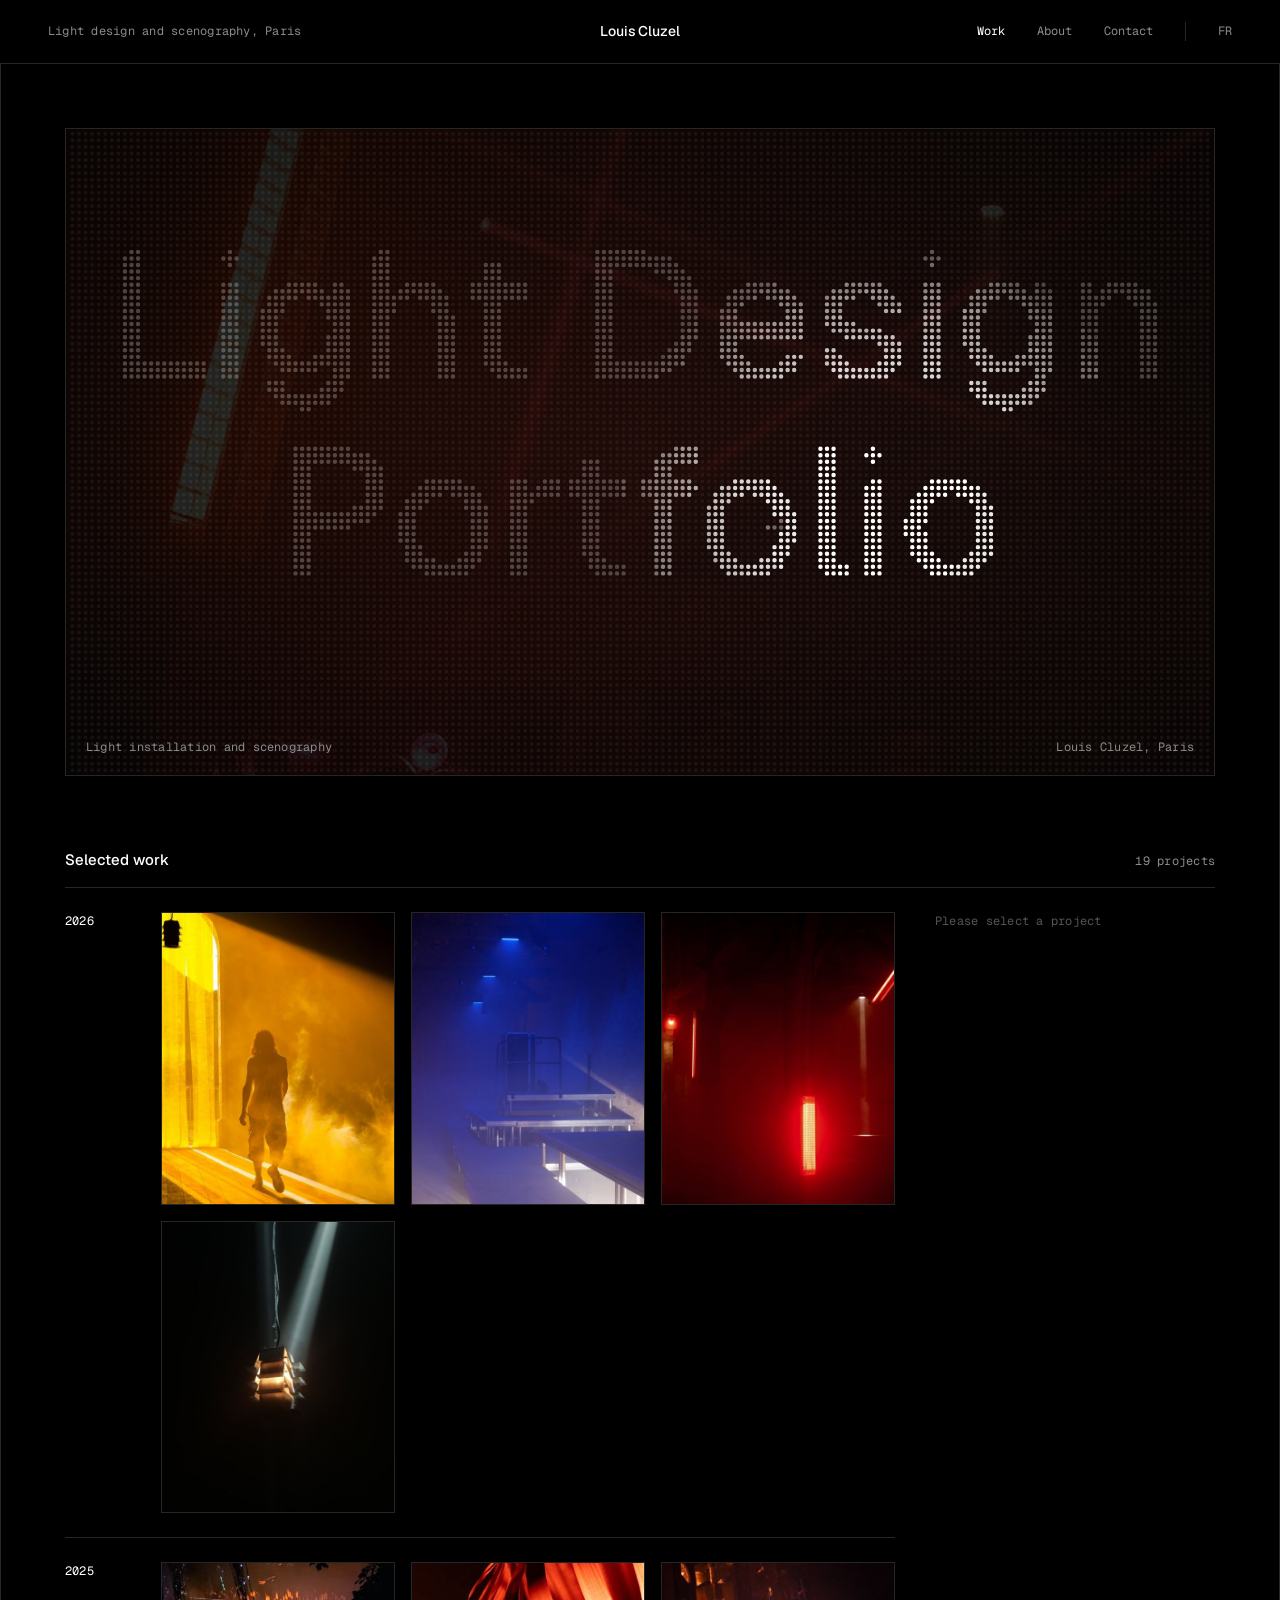
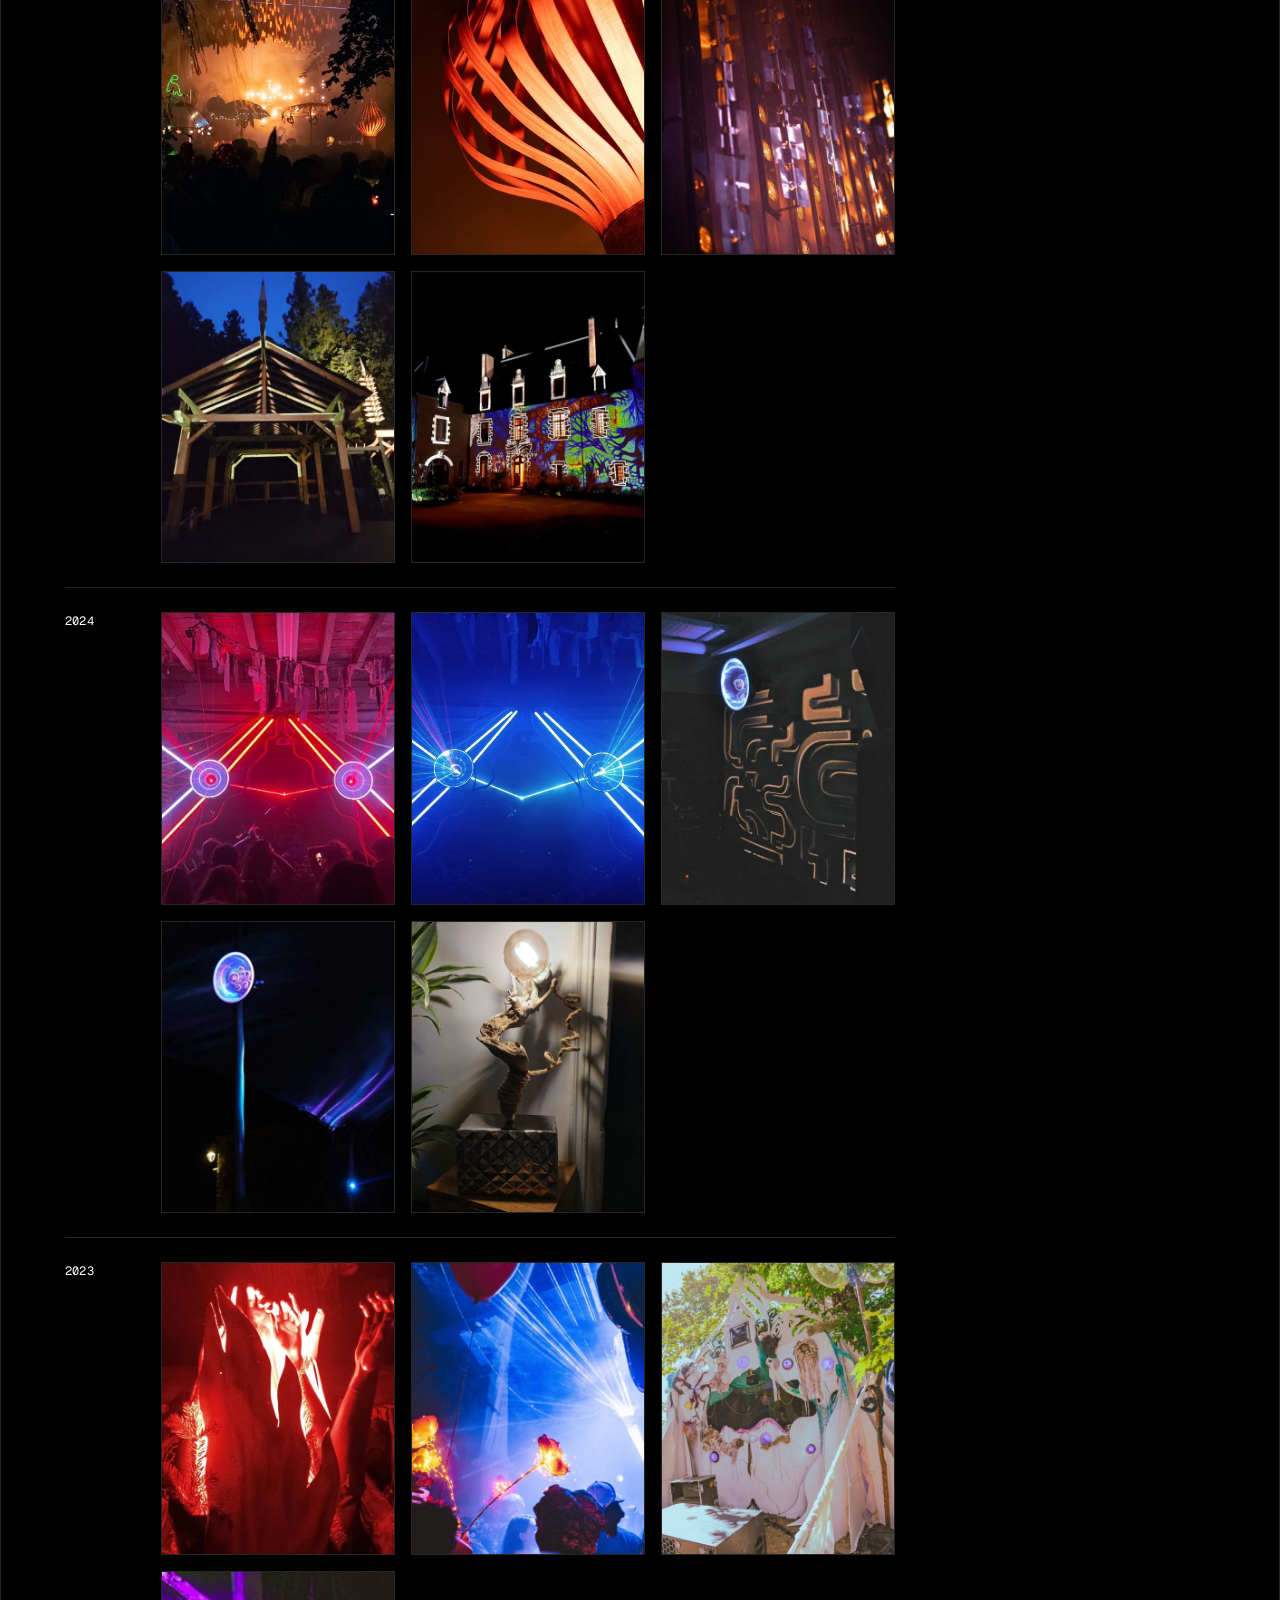
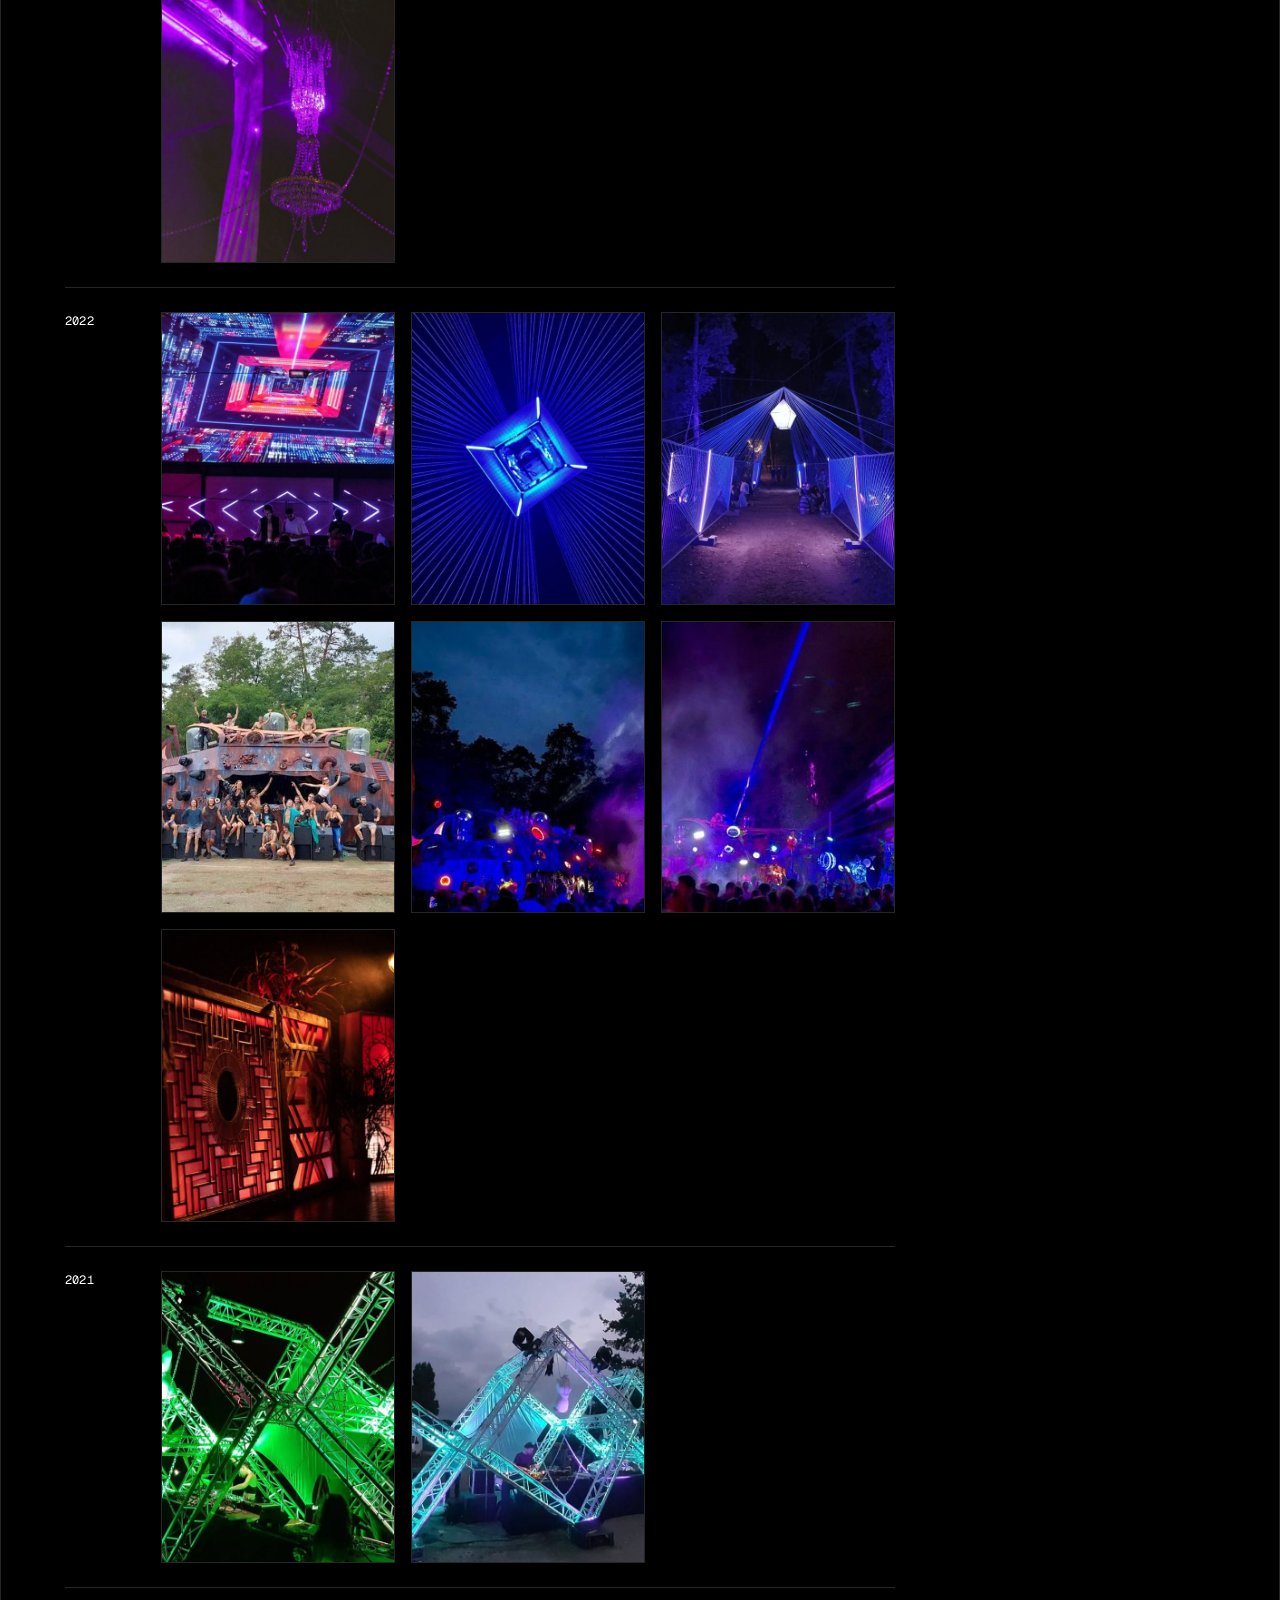
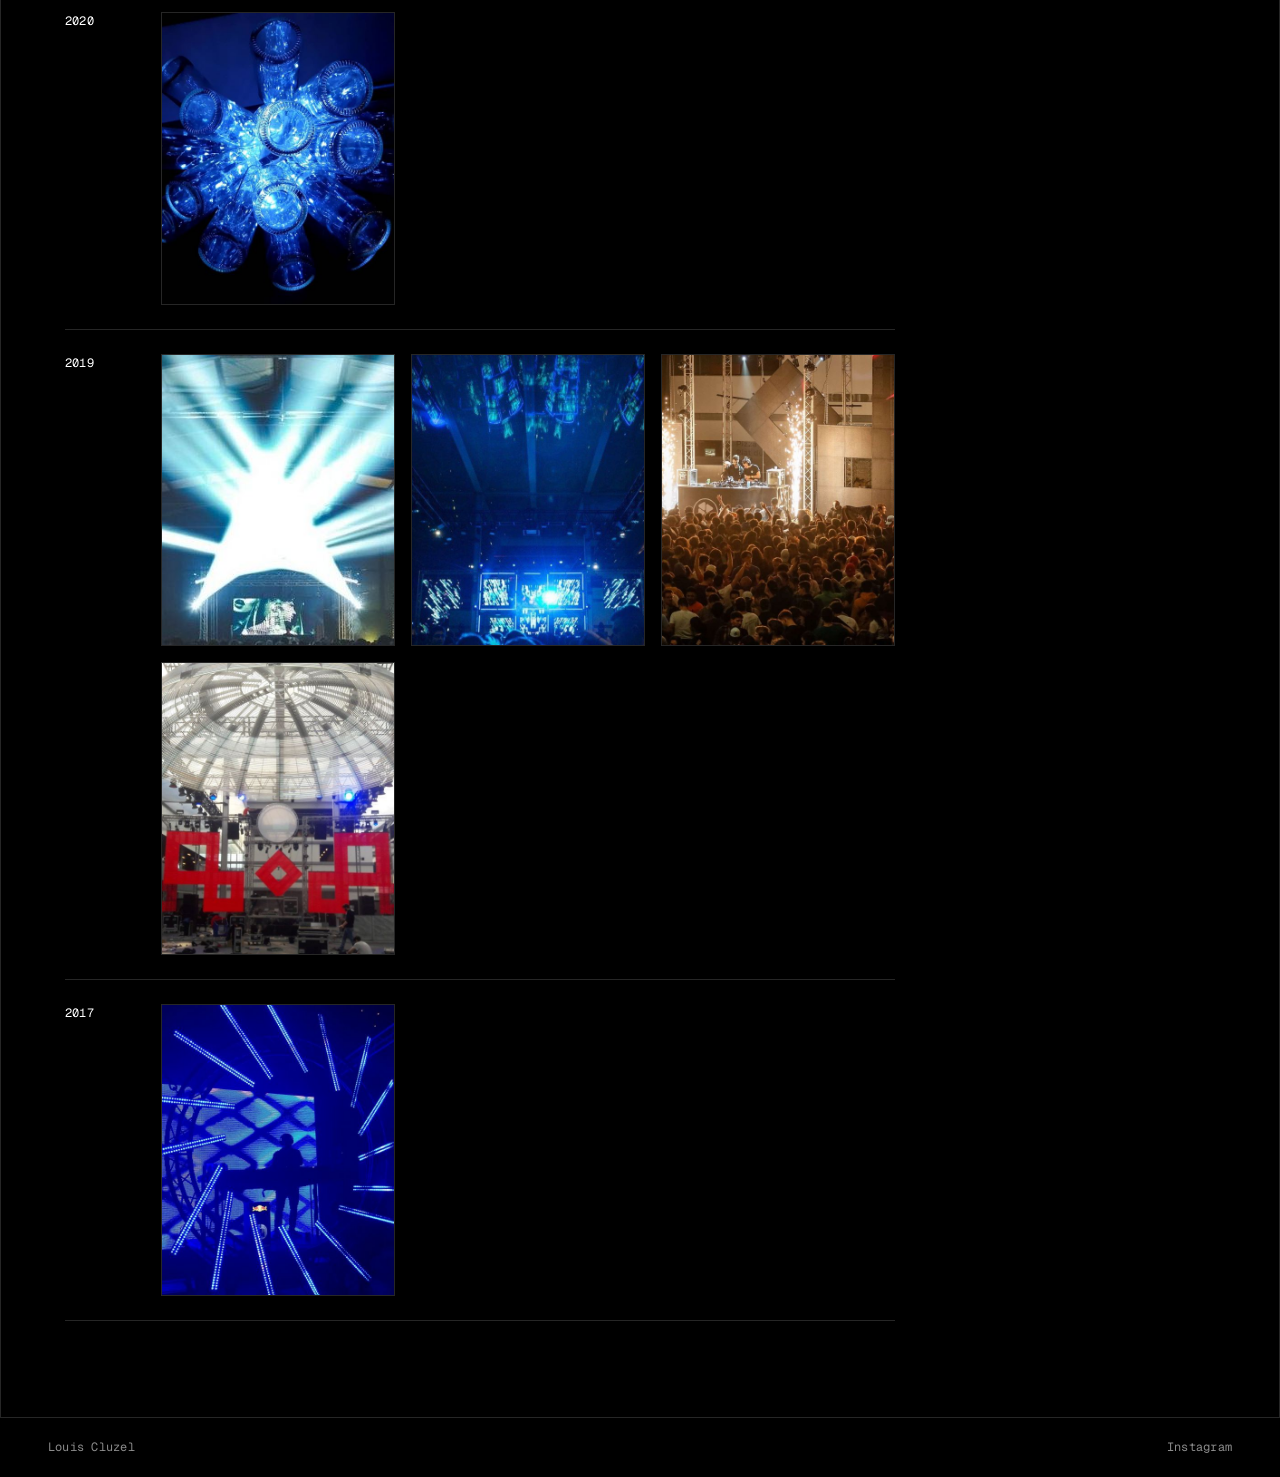
<file: index.html>
<!doctype html>
<html lang="en">
<head>
<meta charset="utf-8">
<meta name="viewport" content="width=device-width, initial-scale=1">
<title data-fr="Louis Cluzel — Conception lumière">Louis Cluzel — Light design</title>
<meta name="description" content="Louis Cluzel, light designer and scenographer.">
<link rel="preload" href="assets/fonts/Geist.woff" as="font" type="font/woff" crossorigin>
<link rel="stylesheet" href="assets/css/style.css">
</head>
<body>
<header class="site-header">
  <span class="where mono" data-fr="Conception lumière et scénographie, Paris">Light design and scenography, Paris</span>
  <a class="brand" href="index.html">Louis Cluzel</a>
  <nav class="site-nav" aria-label="Main" data-fr-label="Menu principal">
    <a href="index.html#works" aria-current="page" data-fr="Projets">Work</a>
    <a href="about.html" data-fr="À propos">About</a>
    <a href="contact.html">Contact</a>
    <a class="lang" href="?lang=fr" lang="fr" title="Version française">FR</a>
  </nav>
</header>
<main class="stage">
  <section class="hero marked">
    <i class="mk"></i>
    <div class="hero-bg" aria-hidden="true"></div>
    <h1 class="sr-only" data-fr="Portfolio de conception lumière, Louis Cluzel">Light design portfolio, Louis Cluzel</h1>
    <canvas class="led" data-lines="Light Design|Portfolio" data-lines-mobile="Light|Design|Portfolio" data-align="center" data-spot="true" aria-hidden="true"></canvas>
    <div class="hero-caption">
      <span class="mono" data-fr="Installation lumière et scénographie">Light installation and scenography</span>
      <span class="mono">Louis Cluzel, Paris</span>
    </div>
  </section>

  <section id="works">
    <div class="section-head">
      <h2 data-fr="Sélection de projets">Selected work</h2>
      <span class="mono" data-count></span>
    </div>
    <div class="works-layout">
      <div class="works"></div>
      <aside class="panel" aria-live="polite">
        <p class="panel-empty mono" data-fr="Sélectionnez un projet">Please select a project</p>
        <div class="panel-info" hidden></div>
      </aside>
    </div>
  </section>
  <div style="height:96px"></div>
</main>
<footer class="site-footer">
  <span class="mono">Louis Cluzel</span>
  <a class="mono" href="https://www.instagram.com/la.cluz/">Instagram</a>
</footer>
<script src="assets/js/projects.js"></script>
<script src="assets/js/i18n.js"></script>
<script src="assets/js/main.js"></script>
</body>
</html>
</file>
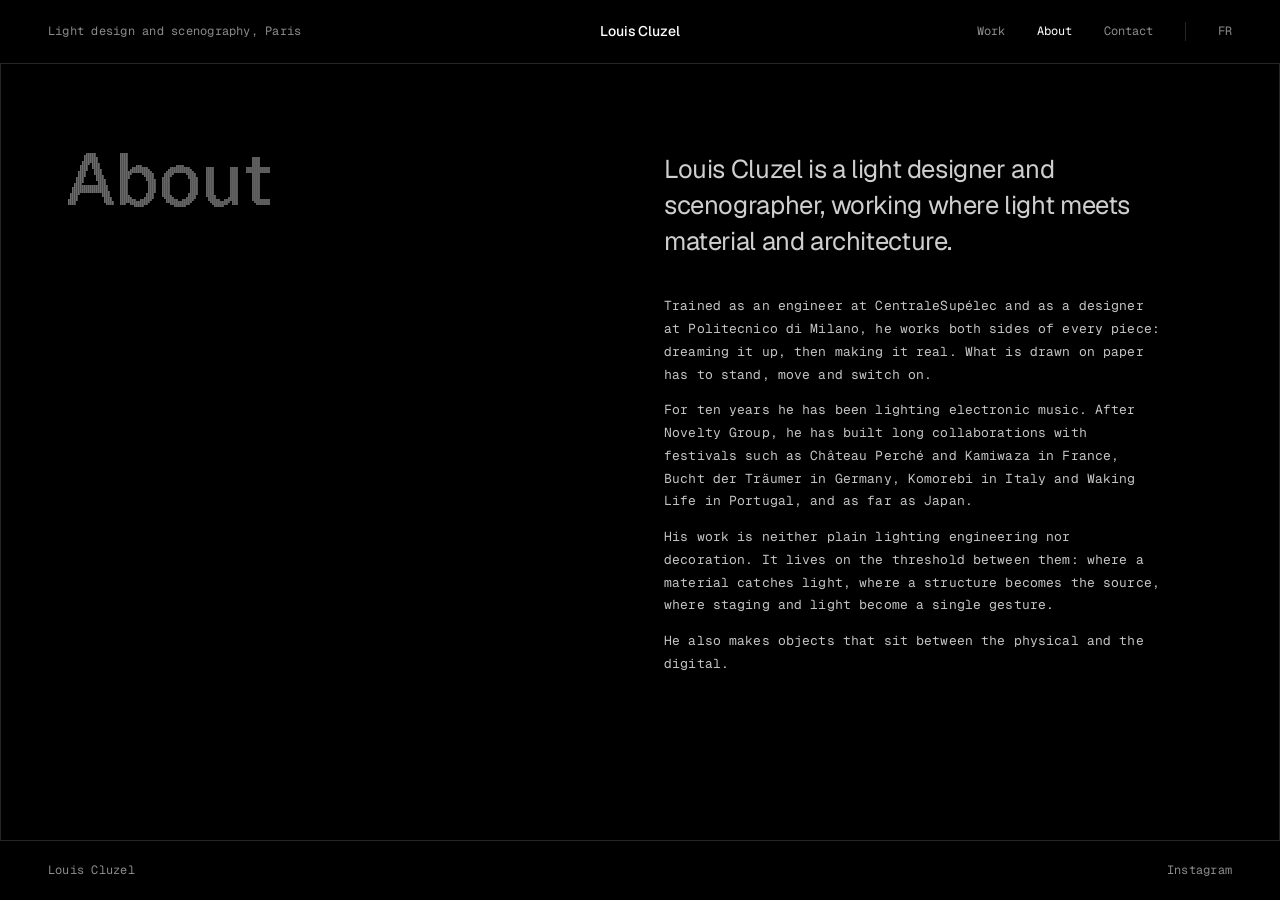
<file: about.html>
<!doctype html>
<html lang="en">
<head>
<meta charset="utf-8">
<meta name="viewport" content="width=device-width, initial-scale=1">
<title data-fr="À propos — Louis Cluzel">About — Louis Cluzel</title>
<meta name="description" content="Louis Cluzel, light designer and scenographer.">
<link rel="preload" href="assets/fonts/Geist.woff" as="font" type="font/woff" crossorigin>
<link rel="stylesheet" href="assets/css/style.css">
</head>
<body>
<header class="site-header">
  <span class="where mono" data-fr="Conception lumière et scénographie, Paris">Light design and scenography, Paris</span>
  <a class="brand" href="index.html">Louis Cluzel</a>
  <nav class="site-nav" aria-label="Main" data-fr-label="Menu principal">
    <a href="index.html#works" data-fr="Projets">Work</a>
    <a href="about.html" aria-current="page" data-fr="À propos">About</a>
    <a href="contact.html">Contact</a>
    <a class="lang" href="?lang=fr" lang="fr" title="Version française">FR</a>
  </nav>
</header>
<main class="stage">
  <div class="text-page">
    <div>
      <h1 class="sr-only" data-fr="À propos">About</h1>
      <div class="led-title"><canvas class="led" data-pitch="3" data-lines="About" data-lines-fr="À propos" data-pad="0" data-board="false" aria-hidden="true"></canvas></div>
    </div>
    <div>
      <p class="lead" data-fr="Louis Cluzel est concepteur lumière et scénographe. Il travaille là où la lumière rencontre la matière et l'architecture.">Louis Cluzel is a light designer and scenographer, working where light meets material and architecture.</p>
      <p data-fr="Ingénieur diplômé de CentraleSupélec et designer diplômé du Politecnico di Milano, il mène les deux de front : rêver la pièce, puis la rendre possible. Ce qui s'imagine sur le papier doit tenir, bouger et s'allumer.">Trained as an engineer at CentraleSupélec and as a designer at Politecnico di Milano, he works both sides of every piece: dreaming it up, then making it real. What is drawn on paper has to stand, move and switch on.</p>
      <p data-fr="Depuis dix ans, il fait la lumière de la musique électronique. Passé par Novelty Group, il collabore au long cours avec des festivals comme Château Perché et Kamiwaza en France, Bucht der Träumer en Allemagne, Komorebi en Italie et Waking Life au Portugal, et jusqu'au Japon.">For ten years he has been lighting electronic music. After Novelty Group, he has built long collaborations with festivals such as Château Perché and Kamiwaza in France, Bucht der Träumer in Germany, Komorebi in Italy and Waking Life in Portugal, and as far as Japan.</p>
      <p data-fr="Son travail n'est ni de la simple ingénierie lumière, ni de la décoration. Il se tient sur la frontière entre les deux, là où une matière attrape la lumière, où une structure devient source, où mise en scène et lumière ne font plus qu'un geste.">His work is neither plain lighting engineering nor decoration. It lives on the threshold between them: where a material catches light, where a structure becomes the source, where staging and light become a single gesture.</p>
      <p data-fr="Il crée aussi des objets à la frontière du physique et du numérique.">He also makes objects that sit between the physical and the digital.</p>
    </div>
  </div>
</main>
<footer class="site-footer">
  <span class="mono">Louis Cluzel</span>
  <a class="mono" href="https://www.instagram.com/la.cluz/">Instagram</a>
</footer>
<script src="assets/js/projects.js"></script>
<script src="assets/js/i18n.js"></script>
<script src="assets/js/main.js"></script>
</body>
</html>
</file>
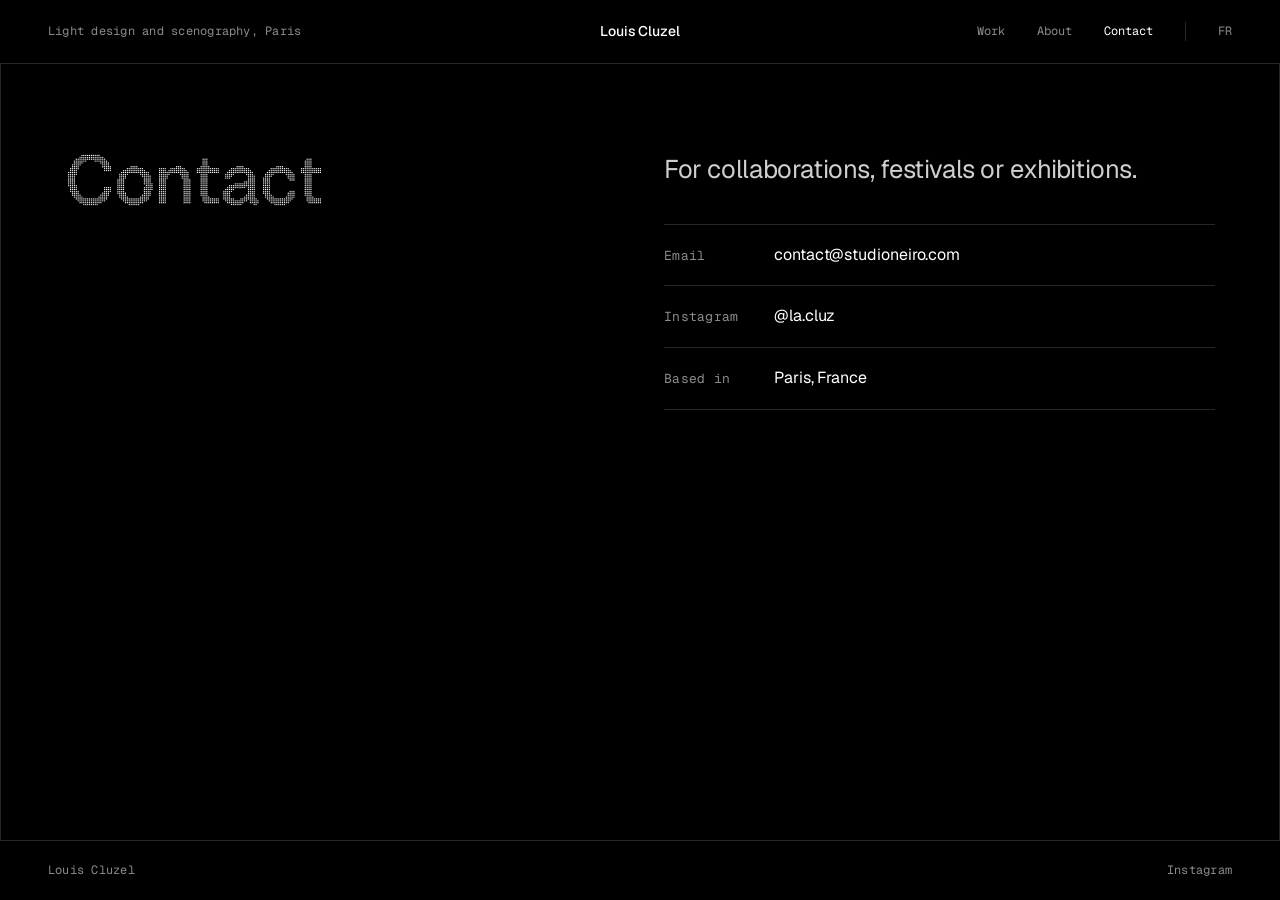
<file: contact.html>
<!doctype html>
<html lang="en">
<head>
<meta charset="utf-8">
<meta name="viewport" content="width=device-width, initial-scale=1">
<title>Contact — Louis Cluzel</title>
<meta name="description" content="Louis Cluzel, light designer and scenographer.">
<link rel="preload" href="assets/fonts/Geist.woff" as="font" type="font/woff" crossorigin>
<link rel="stylesheet" href="assets/css/style.css">
</head>
<body>
<header class="site-header">
  <span class="where mono" data-fr="Conception lumière et scénographie, Paris">Light design and scenography, Paris</span>
  <a class="brand" href="index.html">Louis Cluzel</a>
  <nav class="site-nav" aria-label="Main" data-fr-label="Menu principal">
    <a href="index.html#works" data-fr="Projets">Work</a>
    <a href="about.html" data-fr="À propos">About</a>
    <a href="contact.html" aria-current="page">Contact</a>
    <a class="lang" href="?lang=fr" lang="fr" title="Version française">FR</a>
  </nav>
</header>
<main class="stage">
  <div class="text-page">
    <div>
      <h1 class="sr-only">Contact</h1>
      <div class="led-title"><canvas class="led" data-pitch="3" data-lines="Contact" data-pad="0" data-board="false" aria-hidden="true"></canvas></div>
    </div>
    <div>
      <p class="lead" data-fr="Pour les collaborations, festivals ou expositions.">For collaborations, festivals or exhibitions.</p>
      <ul class="contact-list">
        <li><span class="mono" data-fr="E-mail">Email</span><a href="mailto:contact@studioneiro.com">contact@studioneiro.com</a></li>
        <li><span class="mono">Instagram</span><a href="https://www.instagram.com/la.cluz/">@la.cluz</a></li>
        <li><span class="mono" data-fr="Basé à">Based in</span><span class="v">Paris, France</span></li>
      </ul>
    </div>
  </div>
</main>
<footer class="site-footer">
  <span class="mono">Louis Cluzel</span>
  <a class="mono" href="https://www.instagram.com/la.cluz/">Instagram</a>
</footer>
<script src="assets/js/projects.js"></script>
<script src="assets/js/i18n.js"></script>
<script src="assets/js/main.js"></script>
</body>
</html>
</file>
<file: assets/css/style.css>
/* Louis Cluzel — studioneiro.com */

@font-face { font-family: "Geist"; src: url("../fonts/Geist.woff") format("woff"); font-weight: 100 900; font-display: swap; }
@font-face { font-family: "Geist Mono"; src: url("../fonts/GeistMono.woff") format("woff"); font-weight: 100 900; font-display: swap; }

:root {
  --black: #000000;
  --white: #ffffff;
  --cream: #ece7dd;
  --grey: #8c8c8c;
  --grey-dim: #555555;
  --line: #262626;

  --f-sans: "Geist", "Helvetica Neue", Arial, sans-serif;
  --f-mono: "Geist Mono", ui-monospace, monospace;

  --gutter: clamp(16px, 4vw, 48px);
  --frame: clamp(16px, 5vw, 72px);
  --max: 1440px;
}

* { box-sizing: border-box; margin: 0; padding: 0; }

html { background: var(--black); color-scheme: dark; }

body {
  background: var(--black);
  color: var(--white);
  font-family: var(--f-sans);
  font-size: 16px;
  line-height: 1.55;
  -webkit-font-smoothing: antialiased;
  min-height: 100vh;
  display: flex;
  flex-direction: column;
}

a { color: inherit; text-decoration: none; }
img, video { display: block; max-width: 100%; }

:focus-visible { outline: 1px solid var(--white); outline-offset: 4px; }

.mono { font-family: var(--f-mono); font-size: 12px; letter-spacing: 0.02em; color: var(--grey); }

.sr-only { position: absolute; width: 1px; height: 1px; overflow: hidden; clip: rect(0 0 0 0); white-space: nowrap; }

/* ---------- Header ---------- */

.site-header {
  display: grid;
  grid-template-columns: 1fr auto 1fr;
  align-items: center;
  height: 64px;
  padding: 0 var(--gutter);
  border-bottom: 1px solid var(--line);
  position: sticky;
  top: 0;
  background: var(--black);
  z-index: 10;
}

.site-header .brand { font-size: 14px; font-weight: 500; letter-spacing: -0.01em; justify-self: center; }
.site-header .where { justify-self: start; }

.site-nav { justify-self: end; display: flex; gap: clamp(16px, 3vw, 32px); align-items: center; }
.site-nav a { font-family: var(--f-mono); font-size: 12px; color: var(--grey); transition: color .2s; }
.site-nav a:hover, .site-nav a[aria-current="page"] { color: var(--white); }
.site-nav .lang { border-left: 1px solid var(--line); padding-left: clamp(16px, 3vw, 32px); }

/* ---------- Page frame ---------- */

.stage {
  flex: 1;
  width: 100%;
  max-width: var(--max);
  margin: 0 auto;
  border-left: 1px solid var(--line);
  border-right: 1px solid var(--line);
  padding: var(--frame) var(--frame) 0;
}

/* Hairline box with white corner marks */
.marked { position: relative; border: 1px solid var(--line); }
.marked::before, .marked::after,
.marked > .mk::before, .marked > .mk::after {
  content: "";
  position: absolute;
  width: 12px; height: 12px;
  border-color: var(--white);
  border-style: solid;
  pointer-events: none;
  z-index: 2;
}
.marked::before { top: -1px; left: -1px; border-width: 1px 0 0 1px; }
.marked::after { top: -1px; right: -1px; border-width: 1px 1px 0 0; }
.marked > .mk::before { bottom: -1px; left: -1px; border-width: 0 0 1px 1px; }
.marked > .mk::after { bottom: -1px; right: -1px; border-width: 0 1px 1px 0; }

/* ---------- LED matrix text (drawn on canvas by main.js) ---------- */

.led { display: block; width: 100%; height: 100%; }

.hero {
  height: min(72vh, 720px);
  min-height: 420px;
  cursor: crosshair;
}
.hero .led { position: absolute; inset: 0; }

.hero-caption {
  position: absolute;
  left: 20px; right: 20px; bottom: 18px;
  display: flex;
  justify-content: space-between;
  gap: 16px;
  pointer-events: none;
}

/* ---------- Works : years | wall of images | titles ---------- */

.section-head {
  display: flex;
  justify-content: space-between;
  align-items: baseline;
  padding: 72px 0 16px;
  border-bottom: 1px solid var(--line);
}
.section-head h2 { font-size: 15px; font-weight: 500; }

.works-layout {
  display: grid;
  grid-template-columns: minmax(0, 1fr) 280px;
  gap: 40px;
}

.year-row {
  display: grid;
  grid-template-columns: 72px minmax(0, 1fr);
  gap: 24px;
  padding: 24px 0;
  border-bottom: 1px solid var(--line);
}
.year-row .year { position: sticky; top: 88px; align-self: start; color: var(--white); }

.tiles {
  display: grid;
  grid-template-columns: repeat(auto-fill, minmax(232px, 1fr));
  gap: 16px;
}

.tile { display: block; transition: opacity .25s ease; }
.tile .frame { aspect-ratio: 4 / 5; }
.tile .frame::before, .tile .frame::after,
.tile .frame > .mk::before, .tile .frame > .mk::after { opacity: 0; transition: opacity .2s; }
.tile .cap { display: none; }

/* hovering a project: its images keep their light and get corner marks, the rest fade out */
.works.hovering .tile { opacity: .12; }
.works.hovering .tile.on { opacity: 1; }
.works .tile.on .frame::before, .works .tile.on .frame::after,
.works .tile.on .frame > .mk::before, .works .tile.on .frame > .mk::after { opacity: 1; }

/* the one panel on the right */
.panel {
  position: sticky;
  top: 88px;
  align-self: start;
  padding-top: 24px;
  min-height: 240px;
}
.panel-empty { color: var(--grey-dim); }
.panel-info h3 { font-size: 24px; font-weight: 400; letter-spacing: -0.02em; line-height: 1.15; margin: 6px 0 20px; }
.panel-info .facts { grid-template-columns: 112px 1fr; padding: 14px 0; border-top: 1px solid var(--line); border-bottom: 1px solid var(--line); margin-bottom: 16px; }
.panel-info p { font-size: 14px; color: #bdbdbd; margin-bottom: 16px; }

/* ---------- Placeholder light panels (replaced by real photos later) ---------- */

.ph { position: relative; background: #050505; overflow: hidden; width: 100%; height: 100%; }
.ph::after { content: ""; position: absolute; inset: 0; }
.ph-1::after { background: radial-gradient(ellipse 18% 70% at 50% 100%, rgba(255,244,225,.9), rgba(255,244,225,.15) 60%, transparent 75%); }
.ph-2::after { background: linear-gradient(115deg, transparent 42%, rgba(160,210,255,.75) 50%, transparent 58%), radial-gradient(circle at 70% 30%, rgba(160,210,255,.25), transparent 40%); }
.ph-3::after { background: repeating-linear-gradient(90deg, transparent 0 46px, rgba(255,255,255,.85) 46px 48px), linear-gradient(transparent 30%, #050505 92%); }
.ph-4::after { background: radial-gradient(circle at 50% 45%, rgba(255,190,120,.85), rgba(255,140,60,.2) 25%, transparent 45%); }
.ph-5::after { background: conic-gradient(from 200deg at 50% 0%, transparent 0deg, rgba(255,255,255,.7) 8deg, transparent 16deg, transparent 40deg, rgba(255,255,255,.5) 46deg, transparent 52deg); }
.ph-6::after { background: linear-gradient(to top, rgba(110,255,220,.55) 0 2px, transparent 2px), radial-gradient(ellipse 60% 25% at 50% 100%, rgba(110,255,220,.35), transparent 70%); }
.ph-7::after { background: radial-gradient(ellipse 50% 8% at 50% 50%, rgba(255,255,255,.85), transparent 70%), radial-gradient(ellipse 70% 30% at 50% 50%, rgba(255,80,60,.25), transparent 70%); }
.ph-8::after { background: repeating-linear-gradient(0deg, transparent 0 22px, rgba(255,236,200,.5) 22px 23px), radial-gradient(circle at 30% 70%, transparent 20%, #050505 70%); }
.ph-9::after { background: radial-gradient(circle at 20% 20%, rgba(255,255,255,.7), transparent 18%), radial-gradient(circle at 80% 75%, rgba(150,170,255,.6), transparent 22%); }

/* ---------- Project page ---------- */

.project-hero { aspect-ratio: 16 / 9; }

.project-head {
  display: grid;
  grid-template-columns: 1fr 1fr;
  gap: 48px;
  padding: 56px 0 40px;
  border-bottom: 1px solid var(--line);
}
.project-head h1 { font-size: clamp(32px, 4.4vw, 60px); font-weight: 400; letter-spacing: -0.03em; line-height: 1.02; }

.facts { display: grid; grid-template-columns: 120px 1fr; row-gap: 10px; align-content: start; }
.facts dt { font-family: var(--f-mono); font-size: 12px; color: var(--grey-dim); }
.facts dd { font-family: var(--f-mono); font-size: 12px; color: var(--white); }

.project-body { display: grid; grid-template-columns: 1fr 1fr; gap: 48px; padding: 48px 0 72px; }
.project-body section { max-width: 62ch; }
.project-body h2 { font-size: 15px; font-weight: 500; margin-bottom: 12px; }
.project-body p { color: #cfcfcf; }

.gallery { display: grid; grid-template-columns: repeat(2, 1fr); gap: var(--frame); padding-bottom: var(--frame); }
.gallery .marked { aspect-ratio: 4 / 5; }
.gallery .wide { grid-column: 1 / -1; aspect-ratio: 16 / 9; }

.pager { display: flex; justify-content: space-between; border-top: 1px solid var(--line); padding: 20px 0; }
.pager a:hover { color: var(--white); }

/* ---------- About / Contact ---------- */

.led-title { height: clamp(40px, 4.4vw, 60px); max-width: 420px; }

.text-page { display: grid; grid-template-columns: 1fr 1fr; gap: 48px; padding: 24px 0 96px; }
.text-page .lead { margin-bottom: 1.4em; }
.text-page .lead { font-size: clamp(20px, 2vw, 26px); line-height: 1.4; letter-spacing: -0.015em; max-width: 34ch; }
.text-page p { max-width: 62ch; color: #cfcfcf; }
.text-page p + p { margin-top: 1em; }

.contact-list { list-style: none; border-top: 1px solid var(--line); }
.contact-list li { display: grid; grid-template-columns: 110px 1fr; border-bottom: 1px solid var(--line); padding: 18px 0; align-items: baseline; }
.contact-list .mono { font-size: 13px; }
.contact-list a, .contact-list .v { font-size: 16px; letter-spacing: -0.005em; }
.contact-list a:hover { color: var(--cream); }

/* ---------- Footer ---------- */

.site-footer {
  border-top: 1px solid var(--line);
  padding: 20px var(--gutter);
  display: flex;
  justify-content: space-between;
  gap: 16px;
}

/* ---------- Medium screens ---------- */

@media (max-width: 1080px) {
  .works-layout { grid-template-columns: 1fr; }
  .panel { display: none; }
  .works.hovering .tile { opacity: 1; }
  .tile.extra { display: none; }
  .tiles { grid-template-columns: repeat(auto-fill, minmax(200px, 1fr)); gap: 16px; }
  .tile .cap { display: block; margin-top: 8px; }
  .tile .cap .t { display: block; font-size: 15px; line-height: 1.3; }
}

/* ---------- Small screens ---------- */

@media (max-width: 760px) {
  .site-header { grid-template-columns: 1fr auto; }
  .site-header .where { display: none; }
  .site-header .brand { justify-self: start; }
  .hero { height: 60vh; min-height: 380px; }
  .hero-caption { flex-direction: column; gap: 2px; }
  .year-row { grid-template-columns: 1fr; gap: 12px; }
  .year-row .year { position: static; }
  .tiles { grid-template-columns: repeat(2, 1fr); gap: 12px; }
  .project-head, .project-body, .text-page { grid-template-columns: 1fr; gap: 32px; }
  .facts { grid-template-columns: 100px 1fr; }
  .gallery { grid-template-columns: 1fr; }
  .gallery .marked, .gallery .wide { aspect-ratio: 4 / 3; }
  .site-footer { flex-direction: column; gap: 4px; }
}

@media (prefers-reduced-motion: reduce) {
  * { animation: none !important; }
}

/* Descriptive text set in the mono face, like the project facts */
.project-body p,
.panel-info p,
.text-page p:not(.lead) {
  font-family: var(--f-mono);
  font-size: 13px;
  line-height: 1.75;
  letter-spacing: 0.01em;
  color: #c4c4c4;
}

/* Real media */
.tile .frame img { display: block; width: 100%; height: 100%; object-fit: cover; transition: filter .3s; }
.fill { display: block; width: 100%; height: 100%; object-fit: cover; }
.project-hero { aspect-ratio: auto; height: min(78vh, 880px); background: #000; }
.project-hero .fill { object-fit: contain; }
.gallery .marked { aspect-ratio: auto; }
.gallery .marked.wide { aspect-ratio: auto; }
.project-body[hidden] { display: none; }
.project-body { grid-template-columns: minmax(0, 62ch); }
@media (max-width: 760px) {
  .project-hero { height: auto; aspect-ratio: 4 / 5; }
  .gallery .marked, .gallery .wide { aspect-ratio: auto; }
}

/* Home: photos fading behind the LED title */
.hero { overflow: hidden; }
.hero-bg { position: absolute; inset: 0; }
.hero-bg img {
  position: absolute; inset: 0; width: 100%; height: 100%; object-fit: cover;
  opacity: 0; transform: scale(1.04);
  transition: opacity 2.4s ease, transform 8s linear;
  filter: saturate(.85);
}
.hero-bg img.on { opacity: .34; transform: scale(1); }
.hero-bg::after { content: ""; position: absolute; inset: 0; background: radial-gradient(ellipse at center, rgba(0,0,0,.35), rgba(0,0,0,.75)); }
.hero .led, .hero-caption { z-index: 1; }
@media (prefers-reduced-motion: reduce) { .hero-bg img { transition: none; } }
</file>
